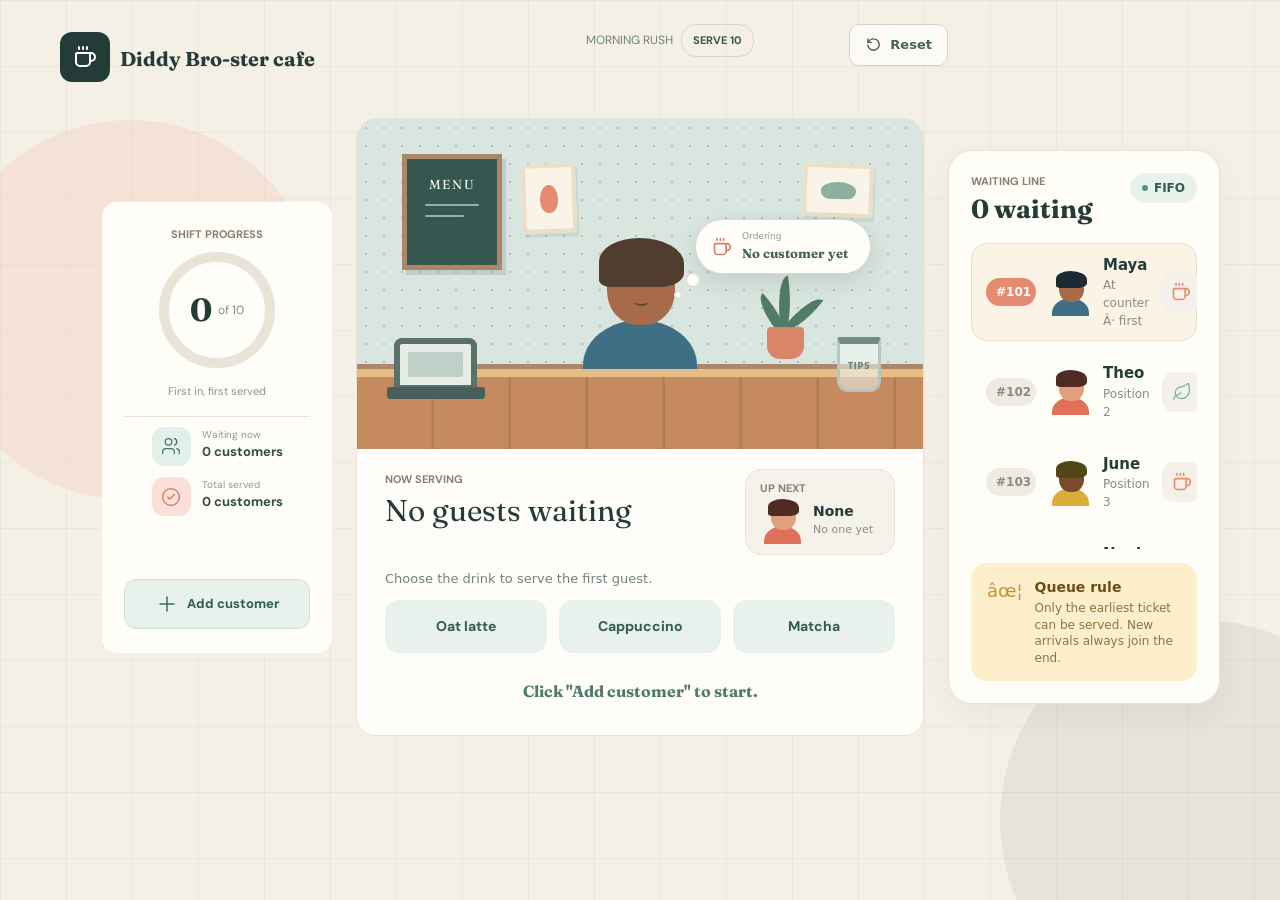
<file: index.html>
<!DOCTYPE html>
<html>
  <head>
    <meta charset="utf=8">
    <meta name="viewport" content="width=device-width, initial-scale=1">
    <title>Customer Queue Game</title>
    <link rel="stylesheet" href="assets/bootstrap.min.css">
    <link rel="stylesheet" href="css/general.css">
    <link rel="stylesheet" href="css/header.css">
    <link rel="stylesheet" href="css/panelleft.css">
    <link rel="stylesheet" href="css/panelmiddle.css">
    <link rel="stylesheet" href="css/panelmidservice.css">
    <link rel="stylesheet" href="css/panelright.css">

    
  </head>
  <body>

    <div class="blob"></div>
    <div class="blob2"></div>

    <div class="Customer-Queue container-fluid py-4">

      <!--Header code-->
      <div class="header row mb-1">

        <div class="col-4">
          <div class="left-header">
            <div class="game-icon">
              <img src="assets/icons/coffee.svg">
            </div>
            <p>Diddy Bro-ster cafe</p>
          </div>
        </div>

        <!--Middle side of the header-->
        <div class="col-4 text-center">
          <div class="middle-header">
            <div class="shift-label" >MORNING RUSH</div>
            <div class="goal-badge">SERVE 10</div>
          </div>
        </div>

        <!--Right side of the header-->
        <!--Reset button-->
        <div class="col-4 text-end">
          <div class="right-header">

            <!--Target this with JS-->
            <button id="resetBtn" class="reset-btn">
              <img src="assets/icons/Arrow-Reload--Streamline-Sharp-Streamline-Material-Free.svg">
              Reset
            </button>
          </div>
        </div>

      </div>
   
      <div class="row g-4 game-area">

        <!--Left side of the game-->
        <div class="col-lg-3">
          <div class="left-panel text-center">
            <p class="label">SHIFT PROGRESS</p>
  
            <div class="progress-circle">
              <svg class="ring" viewBox="0 0 116 116">
                <circle class="ring-track" cx="58" cy="58" r="53"></circle>
                <circle id="ringFill" class="ring-fill" cx="58" cy="58" r="53"></circle>
              </svg>
              <span id="servedCount">0</span> of 10
            </div>
            <p class="goal-sub">First in, first served</p>

            <div class="borderline"></div>

            <div class="stat-row">
              <div class="stat-icon stat-icon-green">
                <img src="assets/icons/users.svg">
              </div>
              <div class="stat-info">
                <p class="stat-label">Waiting now</p>

                <!--Target this with JS-->
                <p class="stat-value"><span id="waitingCount">0</span> customers</p>
              </div>
            </div>

            <!--Target this with JS-->
            <div class="stat-row">
              <div class="stat-icon stat-icon-red">
                <img src="assets/icons/circle-check.svg">
            </div>
              <div class="stat-info">
                <p class="stat-label">Total served</p>
                <p class="stat-value"><span id="totalServed">0</span> customers</p>
              </div>
            </div>

            <!--Target with JS-->
            <button id="addBtn" class="add-btn">
              <img src="assets/icons/plus.svg">
              Add customer
            </button>

          </div>
        </div>

        <!--Middle Panel-->
        <div class="col-lg-6">
          <div class="middle-panel">

            <!-- This is just a design for a coffee scene dont touch it-->
          <div class="cafe-scene">

            <!-- Menu board on the wall -->
            <div class="menu-board">
              <span>MENU</span>
              <i></i>
              <i></i>
            </div>

            <!-- Two pictures on the wall -->
            <div class="wall-art wall-art-one"><span></span></div>
            <div class="wall-art wall-art-two"><span></span></div>

            <!-- Plant -->
            <div class="plant">
              <i></i>
              <i></i>
              <i></i>
              <b></b>
            </div>

            <!-- The customer -->
            <div class="customer-focus">
              <div class="avatar avatar-large">
                <span class="avatar-hair" style="background: #8A6A4F;"></span>
                <span class="avatar-head" style="background: #A86B4A;">
                  <i class="eye eye-left"></i>
                  <i class="eye eye-right"></i>
                  <i class="smile"></i>
                </span>
                <span class="avatar-body" style="background: #3F6F85;"></span>
              </div>
            </div>

            <!-- Ticket badge -->
            <div class="ticket-badge empty" id="ticketBadge">#101</div>

            <!-- Order bubble -->
              <div class="order-bubble">
              <svg xmlns="http://www.w3.org/2000/svg" width="20" height="20" viewBox="0 0 24 24" fill="none" stroke="currentColor" stroke-width="2" stroke-linecap="round" stroke-linejoin="round">
                <path d="M10 2v2"/><path d="M14 2v2"/>
                <path d="M16 8a1 1 0 0 1 1 1v8a4 4 0 0 1-4 4H7a4 4 0 0 1-4-4V9a1 1 0 0 1 1-1h14a4 4 0 1 1 0 8h-1"/>
                <path d="M6 2v2"/>
              </svg>

              <!--Target this with JS-->
              <div>
                <small>Ordering</small>
                <strong id="orderText">No customer yet</strong>
              </div>
            </div>

            <!-- Counter in front -->
            <div class="counter-front">
              <div class="counter-lines"></div>
              <div class="register"><span></span><i></i></div>
              <div class="tip-jar">TIPS</div>
            </div>

          </div>

          <!--Target with JS-->
          <div class="service-area">

          <div class="service-heading">
            <div id="counter" class="serving-main">
              <p class="label">NOW SERVING</p>
              <p id="nowServing" class="now-serving">No guests waiting</p>
            </div>

            <!--Target with JS-->
            <div class="serving-next">
                <p class="label">UP NEXT</p>
                    <div class="next-info">
                        <div class="avatar">
                              <span id="nextHair" class="avatar-hair" style="background: #8A4A3A;"></span>
                              <span id="nextHead" class="avatar-head" style="background: #E0A07F;"></span>
                              <span id="nextBody" class="avatar-body" style="background: #E0705A;"></span>
                          </div>
                            <div class="next-text">
                              <strong id="upNext">None</strong>
                              <small id="upNextName">No one yet</small>
                            </div>
                      </div>
              </div>
          </div>

              <p class="drink-hint">Choose the drink to serve the first guest.</p>
          
              <!--Target with JS-->
              <div class="drink-buttons">
                <button class="drink-btn" data-drink="Oat latte">Oat latte</button>
                <button class="drink-btn" data-drink="Cappuccino">Cappuccino</button>
                <button class="drink-btn" data-drink="Matcha">Matcha</button>
              </div>

              <div id="message" class="message-box">Click "Add customer" to start.</div>

            </div>

          </div>
        </div>

        <!-- Right Panel -->
        <div class="col-lg-3">
          <div class="right-panel">

            <div class="queue-head">
              <div>
                <p class="label">WAITING LINE</p>
                <h3 class="queue-title"><span id="queueCount">0</span> waiting</h3>
              </div>
              <span class="fifo-badge">FIFO</span>
            </div>

<div id="queueLine" class="queue-line">

              <div class="queue-item front">
                <span class="ticket-pill">#101</span>
                <div class="avatar">
                  <span class="avatar-hair" style="background: #2F4A55;"></span>
                  <span class="avatar-head" style="background: #A86B4A;"></span>
                  <span class="avatar-body" style="background: #3F6F85;"></span>
                </div>
                <div class="queue-info">
                  <strong>Maya</strong>
                  <small>At counter · first</small>
                </div>
                <span class="drink-icon"><img src="assets/icons-for-queue/oat-latte.svg" alt=""></span>
              </div>

              <div class="queue-item">
                <span class="ticket-pill">#102</span>
                <div class="avatar">
                  <span class="avatar-hair" style="background: #8A4A3A;"></span>
                  <span class="avatar-head" style="background: #E0A07F;"></span>
                  <span class="avatar-body" style="background: #E0705A;"></span>
                </div>
                <div class="queue-info">
                  <strong>Theo</strong>
                  <small>Position 2</small>
                </div>
                <span class="drink-icon"><img src="assets/icons-for-queue/macha.svg" alt=""></span>
              </div>

              <div class="queue-item">
                <span class="ticket-pill">#103</span>
                <div class="avatar">
                  <span class="avatar-hair" style="background: #8A7A2A;"></span>
                  <span class="avatar-head" style="background: #7A4A2A;"></span>
                  <span class="avatar-body" style="background: #D9AE3A;"></span>
                </div>
                <div class="queue-info">
                  <strong>June</strong>
                  <small>Position 3</small>
                </div>
                <span class="drink-icon"><img src="assets/icons-for-queue/oat-latte.svg" alt=""></span>
              </div>

              <div class="queue-item">
                <span class="ticket-pill">#104</span>
                <div class="avatar">
                  <span class="avatar-hair" style="background: #4A5A3A;"></span>
                  <span class="avatar-head" style="background: #B5714E;"></span>
                  <span class="avatar-body" style="background: #7A9468;"></span>
                </div>
                <div class="queue-info">
                  <strong>Noah</strong>
                  <small>Position 4</small>
                </div>
                <span class="drink-icon"><img src="assets/icons-for-queue/cappuccino.svg" alt=""></span>
              </div>

            </div>      
            
            

            <div class="queue-note">
              <span class="note-icon">✦</span>
              <div>
                <p class="note-title">Queue rule</p>
                <p class="note-text">Only the earliest ticket can be served. New arrivals always join the end.</p>
              </div>
            </div>

          </div>
        </div>

      </div>
    </div>

  <script src="assets/jquery-3.7.1.min.js"></script>
  <script src="js/game.js"></script>


  </body>
</html>
</file>
<file: css/general.css>
@font-face {
  font-family: Fraunces;
  src: url("../assets/fonts/Fraunces-VariableFont_SOFT\,WONK\,opsz\,wght.ttf");
  font-weight: 100 900;
}

@font-face {
  font-family: DM Sans;
  src: url("../assets/fonts/DMSans-VariableFont_opsz\,wght.ttf");
  font-weight: 100 900;
}

body {
  margin: 0;
  background-color: #F5F0E6;
  background-image:
    linear-gradient(rgba(0, 0, 0, 0.04) 1px, transparent 1px),
    linear-gradient(90deg, rgba(0, 0, 0, 0.04) 1px, transparent 1px);
  background-size: 66px 66px;

}

.blob {
  position: fixed;
  bottom: -120px;
  right: -120px;
  width: 400px;
  height: 400px;
  border-radius: 50%;
  background: rgba(120, 140, 120, 0.12);
  z-index: -1;
}

.blob2 {
  top: 120px;
  left: -60px;
  width: 380px;
  height: 380px;
  background: rgba(240, 200, 180, 0.35);
    position: fixed;
  border-radius: 50%;
  z-index: -1;
}
</file>
<file: css/header.css>
.Customer-Queue {
  display: block;
  padding-left: 60px;
  padding-right: 60px;
}
.header {
  display: flex;
  height: 90px;
  
}

.left-header {
  display: flex;
  align-items: center;
  
}

.left-header p {
  font-family: "Fraunces";
  font-size: 20px;
  font-weight: bold;
  color: #243C37;
  margin-top: 20px;
  padding-left: 10px;


}
.game-icon {
  background-color: #243C37;
  width: 50px;
  height: 50px;
  display: flex;
  align-items: center;
  justify-content: center;
  border-radius: 12px;
}

.middle-header {
  display: flex;
  justify-content: center;
  align-items: center;
  margin-left: 60px;
}

.shift-label {
  font-size: 12px;
  font-family: DM Sans;
  color: #71827E;
  margin-right: 8px;
}

.goal-badge {
  font-family: DM sans;
  font-size: 11px;
  font-weight: 700;
  color: #38564F;
  border: 1px solid #D8D5C9;
  border-radius: 15px;
  padding-top: 7px;
  padding-bottom: 7px;
  padding-left: 11px;
  padding-right: 11px;
}

.right-header {

}

.reset-btn {
  display: flex;
  align-items: center;
  justify-self: end;
  gap: 8px;
  padding: 10px 15px;
  border: 1px solid #d7d2c5;
  border-radius: 10px;
  color: #48625c;
  background: rgba(255, 255, 255, 0.64);
  font-size: 13px;
  font-weight: 600;
  cursor: pointer;
  transition: 0.2s ease;
}

.reset-btn:hover {
  border-color: #9fafaa;
  background: #fff;
  transform: translateY(-1px);
}

.reset-btn img {
  height: 17px;
  width: 17px;
}
</file>
<file: css/panelleft.css>
.game-area {
  align-items: center;
}

.left-panel {
  height: 451px;
  width: 230px;
  border-radius: 15px;
  border-width: 1px;
  display: flex;
  align-items: center;
  flex: 1;
  flex-direction: column;
  background-color: #FFFDF8;
  padding-top: 24px;
  padding-bottom: 24px;
  padding-left: 22px;
  padding-right: 22px;
  margin-left: auto;
}

.label  {
  font-family: Dm Sans;
  font-size: 11px;
  font-weight: 700;
  color: #8A7E6C;
  margin-top: 0;
  
  
}

.progress-circle {
  position: relative;
  display: flex;
  align-items: center;
  justify-content: center;
  font-family: DM Sans;
  font-size: 12px;
  color: #8A8C82;
  width: 116px;
  height: 116px;
  margin-bottom: 15px;
  margin-top: 10px;
}

.ring {
  position: absolute;
  inset: 0;
  width: 100%;
  height: 100%;
  transform: rotate(-90deg);   /* start filling from the top */
}

.ring circle {
  fill: none;
  stroke-width: 10;
}

.ring-track {
  stroke: #E8E4D8;             /* the empty ring */
}

.ring-fill {
  stroke: #3F6F85;             /* the fill color: change this to any color */
  stroke-linecap: round;
  stroke-dasharray: 333;       /* full length of the circle */
  stroke-dashoffset: 333;      /* 333 = empty */
  transition: stroke-dashoffset 0.5s;
}


.progress-circle span {
  font-family: Fraunces;
  font-weight: 700;
  font-size: 32px;
  color: #243C37;
  margin-right: 6px;

}

.goal-text {
  font-family: DM Sans;
  font-size: 13px;
  font-weight: 700;
  color: #243C37;
  margin-bottom: 0;
}

.goal-sub {
  font-size: 11px;
  font-family: DM Sans;
  color: #8B918C;
}

.borderline {
    width: 100%;                     
    height: 1px;
    background-color: #E8E3D6;
    margin-bottom: 10px;
  }

.stat-row {
  display: flex;
  gap: 11px;
    
}

.stat-icon {
  display: flex;
  align-items: center;
  justify-content: center;
  flex-shrink: 0;
  width: 39px;
  height: 39px;
  border-radius: 12px;
}

.stat-icon img {
  width: 20px;
  height: 20px;         
}

.stat-icon-green { background-color: #E2F0EB; }
.stat-icon-red   { background-color: #FBE0DA; }

.add-btn {
  display: flex;
  align-items: center;
  justify-content: center;
  gap: 8px;
  width: 100%;
  margin-top: auto;               
  padding: 12px 0;
  background-color: #E8F1EC;
  border: 1px solid #CFE0D6;
  border-radius: 12px;
  font-family: "DM Sans", sans-serif;
  font-size: 13px;
  font-weight: 700;
  color: #2F5D50;
  cursor: pointer;
}

.add-btn:hover {
  background-color: #DCEBE2;
}

.add-icon {
  width: 16px;
  height: 16px;
}

.stat-info {
  display: flex;
  justify-content: right;
  flex-direction: column;
}

.stat-value, .stat-value span {
  font-family: DM Sans;
  font-size: 13px;
  font-weight: 700;
  color: #334D46;
  margin-left: 0;
}


.stat-label {
  font-family: DM Sans;
  font-size: 10px;
  font-weight: 400;
  color: #92968E;
  margin-bottom: 0;
  margin-left: 0;
  display: flex;
  justify-content: left;
}
</file>
<file: css/panelmiddle.css>
/* Dont touch this code, When I wrote it, only God and I knew how it worked. Now I don't know why its working. This code runs on hope and prayers
 */
.service-area {
  padding: 23px 28px 20px;
  background: #fffdfa;
}

.service-heading {
  display: flex;
  align-items: end;
  justify-content: space-between;
  gap: 20px;
}

.now-serving {
  margin: 6px 0 0;
  font-family: "Fraunces", serif;
  font-size: 28px;
  color: #243C37;
}

/* up next card */
.serving-next {
  min-width: 150px;
  padding: 10px 14px;
  border: 1px solid #E8E3D6;
  border-radius: 16px;
  background: #F5F2EA;
}

.next-info {
  display: flex;
  align-items: center;
  gap: 10px;
}

.next-text {
  display: flex;
  flex-direction: column;
}

.next-text strong {
  font-size: 14px;
  color: #243C37;
}

.next-text small {
  font-size: 11px;
  color: #8A8C82;
}

/* hint */
.drink-hint {
  margin: 14px 0 12px;
  font-size: 13px;
  color: #71827E;
}

/* drink buttons */
.drink-buttons {
  display: grid;
  grid-template-columns: repeat(3, 1fr);
  gap: 12px;
}

.drink-btn {
  padding: 16px;
  border: none;
  border-radius: 14px;
  color: #2F5D50;
  background: #E8F1EC;
  font-family: "DM Sans", sans-serif;
  font-size: 14px;
  font-weight: 700;
  cursor: pointer;
}

.drink-btn:hover {
  color: #ffffff;
  background: #3B6B5C;
}

/* message box */
.message-box {
  margin-top: 14px;
  padding: 12px;
  border-radius: 10px;
  color: #4F7A6C;
  background: #E8F1EC;
  font-size: 13px;
  text-align: center;
}

.message-error   { color: #B5503C; background: #FBE0DA; }
.message-success { color: #2F5D50; background: #DCEFE3; }
.middle-panel {
  background: #fffdfa;
  border: 1px solid #E8E3D6;
  border-radius: 20px;
  overflow: hidden;
}

/* ===== CAFE SCENE ===== */
.cafe-scene {
  position: relative;
  height: 330px;
  overflow: hidden;
  background: #d9e5df;
}

.cafe-scene::before {
  content: "";
  position: absolute;
  inset: 0;
  opacity: 0.45;
  background-image: radial-gradient(#77978e 1px, transparent 1px);
  background-size: 18px 18px;
}

.cafe-scene::after {
  content: "";
  position: absolute;
  inset: auto 0 78px;
  height: 7px;
  background: #a98768;
  box-shadow: 0 5px 0 #7a604a;
}

/* menu board */
.menu-board {
  position: absolute;
  top: 35px;
  left: 45px;
  z-index: 1;
  display: flex;
  flex-direction: column;
  gap: 9px;
  width: 100px;
  height: 116px;
  padding: 16px 18px;
  border: 5px solid #a98768;
  color: #eff5ec;
  background: #35574f;
  box-shadow: 4px 5px 0 rgba(47, 66, 58, 0.14);
}

.menu-board span {
  font-family: "Fraunces", serif;
  font-size: 13px;
  letter-spacing: 0.13em;
  text-align: center;
}

.menu-board i {
  height: 2px;
  border-radius: 3px;
  background: rgba(242, 244, 230, 0.55);
}

.menu-board i:nth-child(3) {
  width: 72%;
}

/* wall pictures */
.wall-art {
  position: absolute;
  top: 45px;
  z-index: 1;
  display: grid;
  place-items: center;
  border: 4px solid #ebdfc7;
  background: #faf4e8;
  box-shadow: 2px 4px 0 rgba(73, 94, 86, 0.1);
}

.wall-art-one {
  left: 165px;
  width: 54px;
  height: 69px;
  transform: rotate(-2deg);
}

.wall-art-two {
  right: 50px;
  width: 70px;
  height: 53px;
  transform: rotate(2deg);
}

.wall-art-one span {
  width: 18px;
  height: 28px;
  border-radius: 50% 50% 45% 45%;
  background: #e58b6f;
}

.wall-art-two span {
  width: 35px;
  height: 17px;
  border-radius: 50% 50% 8px 8px;
  background: #8bb09d;
}

/* plant */
.plant {
  position: absolute;
  right: 110px;
  bottom: 90px;
  z-index: 2;
  width: 60px;
  height: 90px;
}

.plant b {
  position: absolute;
  bottom: 0;
  left: 14px;
  width: 37px;
  height: 32px;
  border-radius: 4px 4px 13px 13px;
  background: #d98567;
}

.plant i {
  position: absolute;
  bottom: 26px;
  left: 28px;
  width: 15px;
  height: 47px;
  border-radius: 100% 0 100% 0;
  background: #527b67;
  transform-origin: bottom;
}

.plant i:nth-child(1) { transform: rotate(-42deg); }
.plant i:nth-child(2) { height: 57px; transform: rotate(-8deg); }
.plant i:nth-child(3) { transform: rotate(38deg); }

/* ===== CUSTOMER ===== */
.customer-focus {
  position: absolute;
  z-index: 3;
  left: 50%;
  bottom: 65px;
  transform: translateX(-50%);
  transition: opacity 0.3s;
}

.customer-focus.empty {
  opacity: 0;
}

.avatar {
  position: relative;
  width: 43px;
  height: 47px;
  flex: 0 0 auto;
  overflow: hidden;
}

.avatar-large {
  width: 122px;
  height: 154px;
}

.avatar-head {
  position: absolute;
  top: 6px;
  left: 11px;
  z-index: 2;
  width: 25px;
  height: 27px;
  border-radius: 48% 48% 45% 45%;
}

.avatar-hair {
  position: absolute;
  top: 2px;
  left: 8px;
  z-index: 3;
  width: 31px;
  height: 17px;
  border-radius: 50% 55% 30% 15%;
  filter: brightness(0.58);
}

.avatar-body {
  position: absolute;
  left: 4px;
  bottom: -12px;
  width: 37px;
  height: 30px;
  border-radius: 50% 50% 0 0;
}

.eye {
  position: absolute;
  top: 11px;
  width: 2px;
  height: 2px;
  border-radius: 50%;
  background: #413b35;
}

.eye-left { left: 7px; }
.eye-right { right: 7px; }

.smile {
  position: absolute;
  left: 10px;
  top: 16px;
  width: 6px;
  height: 4px;
  border-bottom: 1px solid rgba(65, 59, 53, 0.7);
  border-radius: 50%;
}

/* large avatar (the one at the counter) */
.avatar-large .avatar-head {
  top: 19px;
  left: 28px;
  width: 68px;
  height: 76px;
}

.avatar-large .avatar-hair {
  top: 8px;
  left: 20px;
  width: 85px;
  height: 49px;
}

.avatar-large .avatar-body {
  left: 4px;
  bottom: -27px;
  width: 114px;
  height: 91px;
}

.avatar-large .eye {
  top: 31px;
  width: 5px;
  height: 5px;
}

.avatar-large .eye-left { left: 19px; }
.avatar-large .eye-right { right: 19px; }

.avatar-large .smile {
  left: 27px;
  top: 48px;
  width: 15px;
  height: 9px;
  border-bottom-width: 2px;
}

/* ===== TICKET BADGE ===== */
.ticket-badge {
  position: absolute;
  z-index: 4;
  left: calc(50% - 125px);
  bottom: 150px;
  padding: 6px 14px;
  border-radius: 999px;
  color: #ffffff;
  background: #e58b6f;
  font-size: 13px;
  font-weight: 700;
  box-shadow: 0 4px 10px rgba(44, 62, 56, 0.2);
  transition: opacity 0.3s;
}

.ticket-badge.empty {
  opacity: 0;
}

/* ===== THOUGHT BUBBLE ===== */
.order-bubble {
  position: absolute;
  z-index: 4;
  left: calc(50% + 55px);
  bottom: 175px;
  display: flex;
  align-items: center;
  gap: 10px;
  width: 176px;
  padding: 10px 16px;
  border: 1px solid #d3d9d3;
  border-radius: 30px;
  color: #456159;
  background: #fffefa;
  box-shadow: 0 8px 22px rgba(44, 62, 56, 0.12);
  transition: opacity 0.3s;
}

.order-bubble.empty {
  opacity: 0;
}

/* big trailing circle */
.order-bubble::after {
  content: "";
  position: absolute;
  left: -10px;
  bottom: -14px;
  width: 14px;
  height: 14px;
  border: 1px solid #d3d9d3;
  border-radius: 50%;
  background: #fffefa;
}

/* small trailing circle */
.order-bubble::before {
  content: "";
  position: absolute;
  left: -22px;
  bottom: -26px;
  width: 8px;
  height: 8px;
  border: 1px solid #d3d9d3;
  border-radius: 50%;
  background: #fffefa;
}

.order-bubble > svg {
  flex: 0 0 auto;
  color: #d77d63;
}

.order-bubble div {
  display: flex;
  flex-direction: column;
}

.order-bubble small {
  color: #91968e;
  font-size: 9px;
}

.order-bubble strong {
  font-family: "Fraunces", serif;
  font-size: 13px;
  white-space: nowrap;
}

/* ===== COUNTER ===== */
.counter-front {
  position: absolute;
  z-index: 5;
  left: 0;
  right: 0;
  bottom: 0;
  height: 80px;
  border-top: 8px solid #e6bd85;
  background: #c58b5f;
}

.counter-lines {
  position: absolute;
  inset: 0;
  opacity: 0.25;
  background: repeating-linear-gradient(90deg, transparent 0 74px, #754a32 75px 77px);
}

.register {
  position: absolute;
  left: 37px;
  bottom: 58px;
  width: 83px;
  height: 53px;
  border: 6px solid #59706b;
  border-radius: 8px 8px 3px 3px;
  background: #e6ece6;
}

.register span {
  position: absolute;
  inset: 8px;
  border-radius: 2px;
  background: #bed0c8;
}

.register i {
  position: absolute;
  left: -13px;
  bottom: -14px;
  width: 98px;
  height: 12px;
  border-radius: 3px;
  background: #495f5b;
}

.tip-jar {
  position: absolute;
  right: 42px;
  bottom: 57px;
  display: grid;
  width: 44px;
  height: 55px;
  place-items: center;
  border: 3px solid #b7c6c0;
  border-top: 7px solid #738d84;
  border-radius: 3px 3px 11px 11px;
  color: #668078;
  background: rgba(239, 248, 244, 0.55);
  font-size: 8px;
  font-weight: 700;
  letter-spacing: 0.08em;
}
</file>
<file: css/panelmidservice.css>
.service-area {
  padding-top: 0;
  background: #fffdfa;
  
}

.service-heading {
  display: flex;
  align-items: center;   /* not "end" */
  justify-content: space-between;
  gap: 20px;
  margin: 0;
  padding: 0;
}

.label {
  margin-top: 0;
  margin-bottom: 0;
}

.now-serving {
  margin-top: 0;
  margin-bottom: 0;
  font-family: "Fraunces", serif;
  font-size: 30px;
  color: #243C37;
}

/* up next card */  
.serving-next {
  min-width: 150px;
  margin-top: 20px;
  padding: 10px 14px;
  border: 1px solid #E8E3D6;
  border-radius: 16px;
  background: #F5F2EA;
}

.next-info {
  display: flex;
  align-items: center;
  gap: 10px;
}

.next-text {
  display: flex;
  flex-direction: column;
}

.next-text strong {
  font-size: 14px;
  color: #243C37;
}

.next-text small {
  font-size: 11px;
  color: #8A8C82;
}

/* hint */
.drink-hint {
  margin: 14px 0 12px;
  font-size: 13px;
  color: #71827E;
}

/* drink buttons */
.drink-buttons {
  display: grid;
  grid-template-columns: repeat(3, 1fr);
  gap: 12px;
}

.drink-btn {
  padding: 16px;
  border: none;
  border-radius: 14px;
  color: #2F5D50;
  background: #E8F1EC;
  font-family: "DM Sans", sans-serif;
  font-size: 14px;
  font-weight: 700;
  cursor: pointer;
}

.drink-btn:hover {
  color: #ffffff;
  background: #3B6B5C;
}

/* message box */
.message-box {
  margin-top: 14px;
  padding: 12px;
  border-radius: 10px;
  color: #4F7A6C;
  background: none;
  font-family: Fraunces;       
  font-size: 16px;        
  font-weight: 700;
  text-align: center;
}

.message-error   { color: #B5503C; background: #FBE0DA; }
.message-success { color: #2F5D50; background: #DCEFE3; }
</file>
<file: css/panelright.css>
.right-panel {
  padding: 22px;
  border: 1px solid #E8E3D6;
  border-radius: 24px;
  background: #FFFDF8;
  box-shadow: 0 10px 30px rgba(44, 62, 56, 0.06);
}

/* heading */
.queue-head {
  display: flex;
  align-items: flex-start;
  justify-content: space-between;
}

.queue-title {
  margin: 4px 0 0;
  font-family: "Fraunces", serif;
  font-size: 26px;
  font-weight: 700;
  color: #243C37;
}

.fifo-badge {
  display: flex;
  align-items: center;
  gap: 6px;
  padding: 6px 12px;
  border-radius: 999px;
  color: #2F5D50;
  background: #E8F1EC;
  font-size: 12px;
  font-weight: 700;
}

.fifo-badge::before {
  content: "";
  width: 6px;
  height: 6px;
  border-radius: 50%;
  background: #4F9A7C;
}

/* This is the queue line characters design and the html version of this is inside the templates. Used for logics later on */
.queue-line {
  display: flex;
  flex-direction: column;
  gap: 10px;
  margin: 18px 0 14px;
  min-height: 306px;
  max-height: 306px;
  overflow-y: auto;
}

.queue-item {
  display: flex;
  align-items: center;
  gap: 12px;
  padding: 10px 14px;
  border: 1px solid transparent;
  border-radius: 16px;
}

/* first customer (at the counter) */
.queue-item.front {
  border-color: #E8DCC4;
  background: #FAF3E6;
}

.ticket-pill {
  min-width: 50px;
  padding: 5px 10px;
  border-radius: 999px;
  color: #8A8C82;
  background: #EEEBE3;
  font-size: 12px;
  font-weight: 700;
  text-align: center;
}

.queue-item.front .ticket-pill {
  color: #ffffff;
  background: #E58B6F;
}

.queue-info {
  flex: 1;
  display: flex;
  flex-direction: column;
}

.queue-info strong {
  font-size: 15px;
  color: #243C37;
}

.queue-info small {
  font-size: 12px;
  color: #8A8C82;
}

.drink-icon {
  display: grid;
  place-items: center;
  flex-shrink: 0;
  width: 40px;
  height: 40px;
  border-radius: 12px;
  background: #F3F1EA;
}

.drink-icon img {
  width: 20px;
  height: 20px;
}

/* queue rule note */
.queue-note {
  display: flex;
  gap: 12px;
  margin-top: 6px;
  padding: 14px 16px;
  border-radius: 16px;
  background: #FDEFCB;
}

.note-icon {
  font-size: 18px;
  color: #C9922E;
}

.note-title {
  margin: 0 0 2px;
  font-size: 14px;
  font-weight: 700;
  color: #6B4E16;
}

.note-text {
  margin: 0;
  font-size: 12px;
  line-height: 1.4;
  color: #8A7442;
}
</file>
